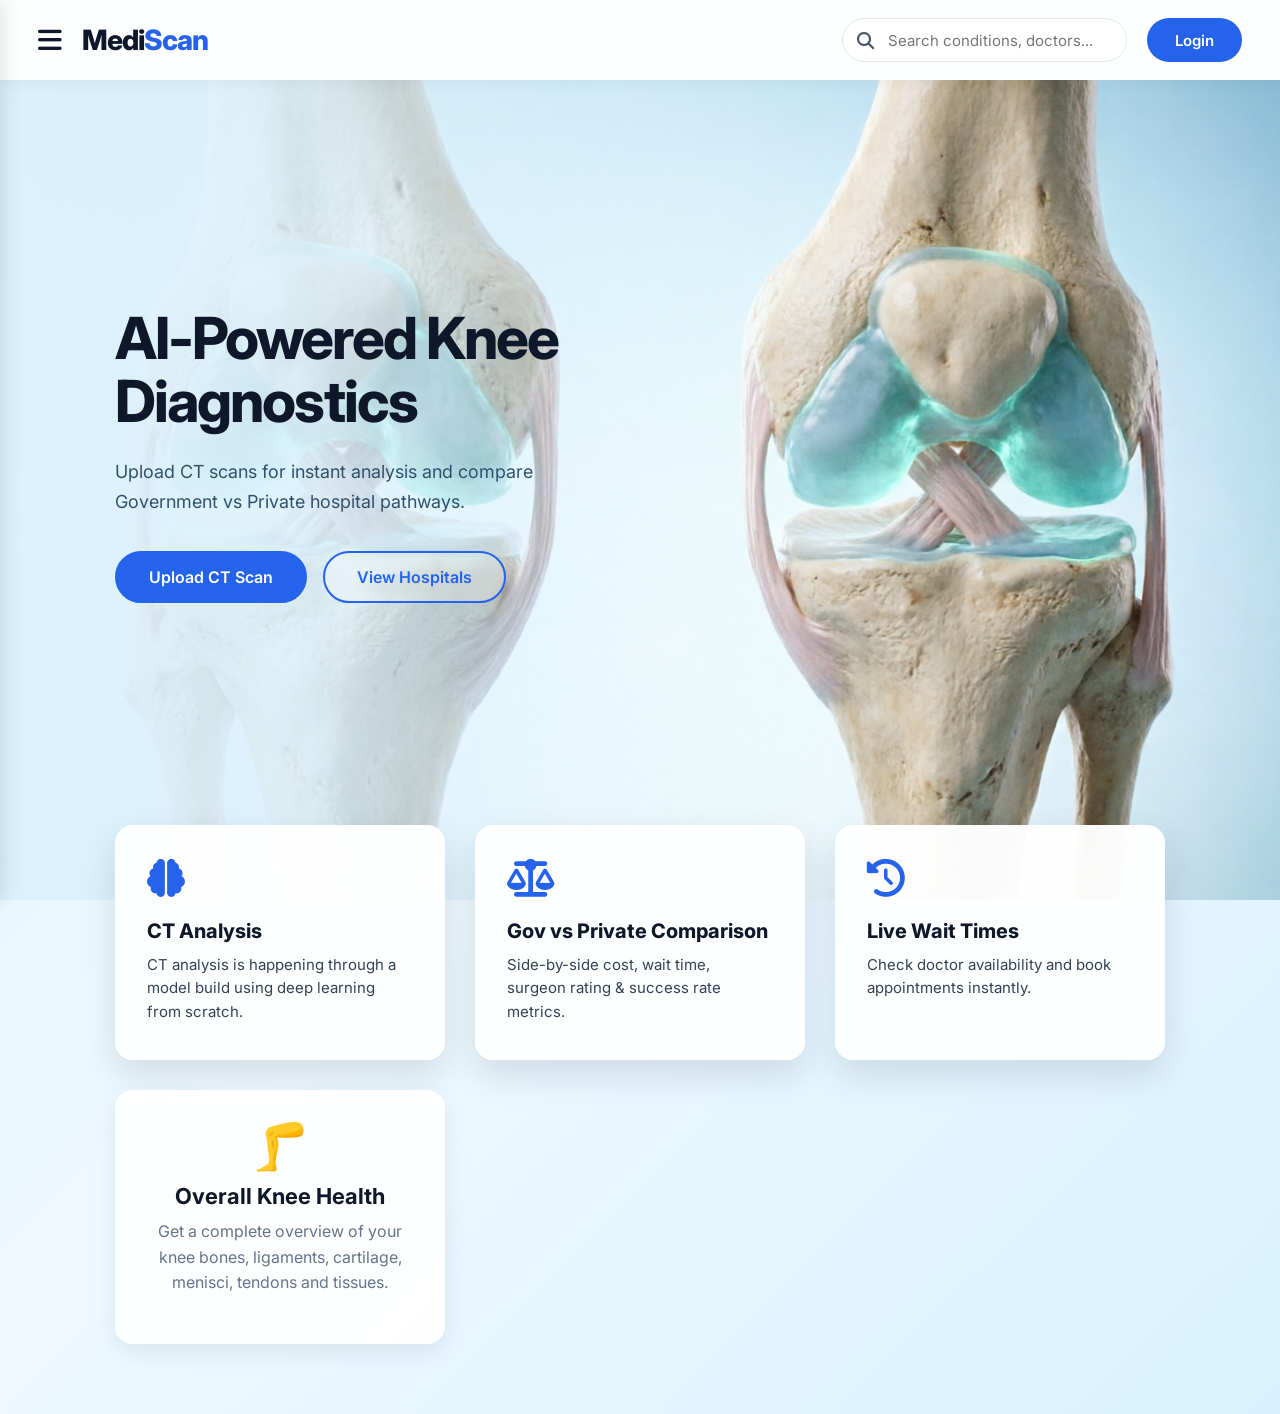
<file: index.html>
<!DOCTYPE html>
<html lang="en">
<head>
    <meta charset="UTF-8">
    <meta name="viewport" content="width=device-width, initial-scale=1.0">
    <title>MediScan AI - Knee Diagnostics</title>
    
    <!-- Importing a clean font (Inter) and Icons (FontAwesome) -->
    <link href="https://fonts.googleapis.com/css2?family=Inter:wght@400;500;600;700&display=swap" rel="stylesheet">
    <link rel="stylesheet" href="https://cdnjs.cloudflare.com/ajax/libs/font-awesome/6.4.0/css/all.min.css">
    
    <!-- Link to external CSS file -->
    <link rel="stylesheet" href="style.css">
</head>
<body>

    <!-- =========================================
         HEADER SECTION
         ========================================= -->
    <header class="main-header">
        <div class="header-left">
            <!-- Hamburger Menu Button -->
            <button class="menu-toggle-btn" id="openSidebarBtn">
                <i class="fa-solid fa-bars"></i>
            </button>
            <!-- Logo -->
            <div class="logo-text">Medi<span>Scan</span></div>
        </div>

        <div class="header-right">
            <!-- Search Bar -->
            <div class="search-container">
                <i class="fa-solid fa-magnifying-glass search-icon"></i>
                <input type="text" class="search-input" placeholder="Search conditions, doctors...">
            </div>
            <!-- Login Button -->
            <button class="login-btn">Login</button>
        </div>
    </header>

    <!-- =========================================
         SIDEBAR MENU (Hidden by default)
         ========================================= -->
    <div class="sidebar-overlay" id="sidebarOverlay"></div>
    <nav class="sidebar-menu" id="sidebarMenu">
        <button class="close-sidebar-btn" id="closeSidebarBtn">
            <i class="fa-solid fa-xmark"></i>
        </button>
        
        <ul class="sidebar-nav-links">
            <li><a href="#"><i class="fa-solid fa-house"></i> Home</a></li>
            <li><a href="#"><i class="fa-solid fa-gear"></i> How It Works</a></li>
            <li><a href="#"><i class="fa-solid fa-hospital"></i> Hospitals</a></li>
            <li><a href="#"><i class="fa-solid fa-file-lines"></i> Resources</a></li>
            <li><a href="#"><i class="fa-solid fa-circle-info"></i> About Us</a></li>
            <li><a href="#"><i class="fa-solid fa-envelope"></i> Contact</a></li>
        </ul>
    </nav>

    <!-- =========================================
         MAIN CONTENT AREA
         ========================================= -->
    <main>
        <!-- Hero Section -->
        <section class="hero-section">
            <div class="hero-text-content">
                <h1 class="hero-title">AI-Powered Knee Diagnostics</h1>
                <p class="hero-subtitle">Upload CT scans for instant analysis and compare Government vs Private hospital pathways.</p>
                
                <div class="hero-buttons">
                    <button class="btn-primary">Upload CT Scan</button>
                    <button class="btn-secondary">View Hospitals</button>
                </div>
            </div>
            
            <!-- The image is now positioned absolutely to act as a large background element -->
            <img src="knee_img.png" alt="3D Medical Knee Scan" class="hero-knee-image">
            </div>
        </section>

        <!-- Feature Cards Section (Overlaps the bottom of the hero) -->
        <section class="features-section">
            <div class="feature-card">
                <div class="feature-icon"><i class="fa-solid fa-brain"></i></div>
                <h3 class="feature-title">CT Analysis</h3>
                <p class="feature-description">CT analysis is happening through a model build using deep learning from scratch.</p>
            </div>

            <div class="feature-card">
                <div class="feature-icon"><i class="fa-solid fa-scale-balanced"></i></div>
                <h3 class="feature-title">Gov vs Private Comparison</h3>
                <p class="feature-description">Side-by-side cost, wait time, surgeon rating & success rate metrics.</p>
            </div>

            <div class="feature-card">
                <div class="feature-icon"><i class="fa-solid fa-clock-rotate-left"></i></div>
                <h3 class="feature-title">Live Wait Times</h3>
                <p class="feature-description">Check doctor availability and book appointments instantly.</p>
            </div>
            <!-- OVERALL KNEE HEALTH BLOCK -->
            <!-- OVERALL KNEE HEALTH BLOCK -->
            <div class="knee-health-card" id="kneeHealthCard">

                <div class="knee-health-icon">🦵</div>

                <h3>Overall Knee Health</h3>

                <p>
                    Get a complete overview of your knee bones,
                    ligaments, cartilage, menisci, tendons and tissues.
                </p>

            </div>

            <!-- KNEE HEALTH DETAILS -->
            <div class="knee-health-panel" id="kneeHealthPanel">

                <div class="knee-health-header">
                    <div>
                        <h2>Overall Knee Health</h2>
                        <p>Detailed overview of your knee structures</p>
                    </div>

                    <button id="closeKneeHealth" class="close-knee-health">
                        ×
                    </button>
                </div>

                <div class="overall-health-summary">
                    <h3>Overall Knee Health</h3>
                    <p id="overallHealthStatus">
                        Analysis will appear here after AI analysis.
                    </p>
                </div>

                <div class="knee-structures">

                    <div class="structure-card">
                        <h3>🦴 Bones</h3>
                        <span class="status" id="boneStatus">Not analyzed</span>
                        <p id="boneDetails">
                            Femur, tibia and patella assessment.
                        </p>
                    </div>

                    <div class="structure-card">
                        <h3>🧩 Cartilage</h3>
                        <span class="status" id="cartilageStatus">Not analyzed</span>
                        <p id="cartilageDetails">
                            Assessment of cartilage condition.
                        </p>
                    </div>

                    <div class="structure-card">
                        <h3>🔗 Ligaments</h3>
                        <span class="status" id="ligamentStatus">Not analyzed</span>
                        <p id="ligamentDetails">
                            ACL, PCL, MCL and LCL assessment.
                        </p>
                    </div>

                    <div class="structure-card">
                        <h3>◈ Menisci</h3>
                        <span class="status" id="meniscusStatus">Not analyzed</span>
                        <p id="meniscusDetails">
                            Medial and lateral meniscus assessment.
                        </p>
                    </div>

                    <div class="structure-card">
                        <h3>🧵 Tendons</h3>
                        <span class="status" id="tendonStatus">Not analyzed</span>
                        <p id="tendonDetails">
                            Assessment of major knee tendons.
                        </p>
                    </div>

                    <div class="structure-card">
                        <h3>💧 Joint & Tissues</h3>
                        <span class="status" id="tissueStatus">Not analyzed</span>
                        <p id="tissueDetails">
                            Joint space and surrounding tissue assessment.
                        </p>
                    </div>

                </div>
            </div>
        </section>
    </main>

    <!-- Link to external JavaScript file -->
    <script src="script.js"></script>

</body>
</html>
</file>
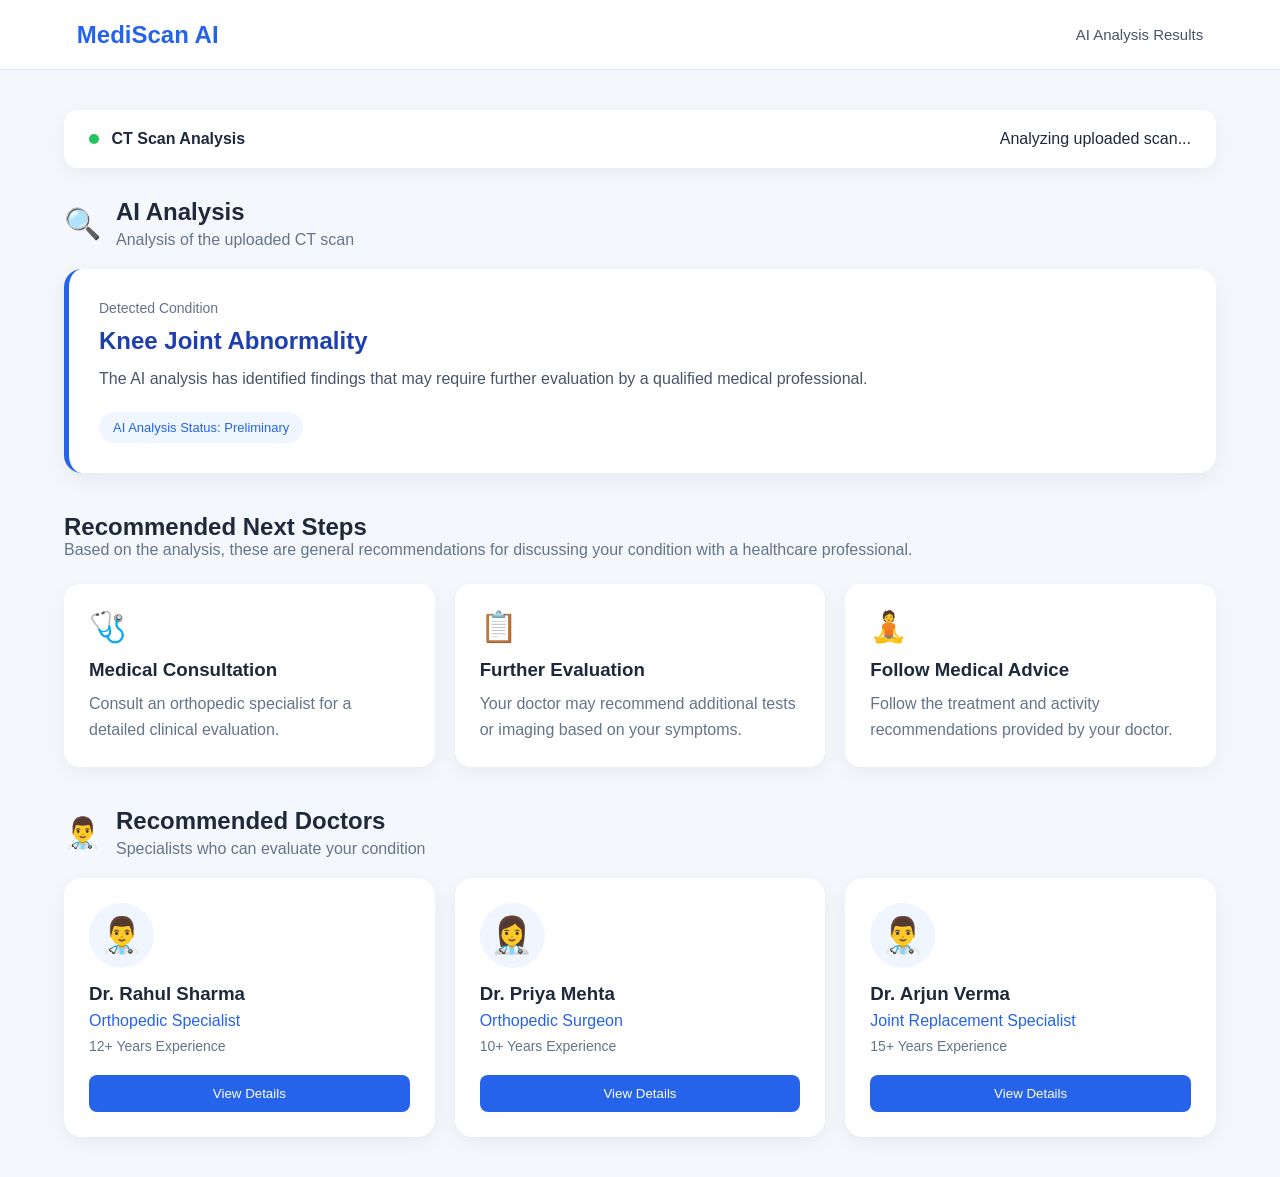
<file: ai-results.html>
<!DOCTYPE html>
<html lang="en">

<head>

    <meta charset="UTF-8">

    <meta name="viewport"
          content="width=device-width, initial-scale=1.0">

    <title>MediScan AI - Analysis Results</title>

    <link rel="stylesheet" href="ai-results.css">

</head>

<body>

    <!-- HEADER -->
    <header class="results-header">

        <div class="logo">
            MediScan AI
        </div>

        <div class="analysis-status">
            AI Analysis Results
        </div>

    </header>


    <!-- MAIN CONTENT -->
    <main class="results-container">


        <!-- FILE INFORMATION -->
        <section class="file-section">

            <div>
                <span class="status-dot"></span>

                <strong>CT Scan Analysis</strong>
            </div>

            <p id="fileName">
                Analyzing uploaded scan...
            </p>

        </section>



        <!-- ANALYSIS RESULT -->
        <section class="disease-section">

            <div class="section-heading">

                <span class="icon">🔍</span>

                <div>
                    <h1>AI Analysis</h1>

                    <p>
                        Analysis of the uploaded CT scan
                    </p>
                </div>

            </div>


            <!-- Disease/condition -->
            <div class="disease-card">

                <span class="result-label">
                    Detected Condition
                </span>

                <h2>
                    Knee Joint Abnormality
                </h2>

                <p>
                    The AI analysis has identified findings
                    that may require further evaluation by
                    a qualified medical professional.
                </p>

                <div class="confidence">
                    AI Analysis Status: Preliminary
                </div>

            </div>

        </section>



        <!-- SOLUTIONS -->
        <section class="solutions-section">

            <h2>Recommended Next Steps</h2>

            <p class="section-description">
                Based on the analysis, these are general
                recommendations for discussing your condition
                with a healthcare professional.
            </p>


            <div class="solutions-grid">

                <div class="solution-card">

                    <div class="solution-icon">
                        🩺
                    </div>

                    <h3>
                        Medical Consultation
                    </h3>

                    <p>
                        Consult an orthopedic specialist
                        for a detailed clinical evaluation.
                    </p>

                </div>


                <div class="solution-card">

                    <div class="solution-icon">
                        📋
                    </div>

                    <h3>
                        Further Evaluation
                    </h3>

                    <p>
                        Your doctor may recommend additional
                        tests or imaging based on your symptoms.
                    </p>

                </div>


                <div class="solution-card">

                    <div class="solution-icon">
                        🧘
                    </div>

                    <h3>
                        Follow Medical Advice
                    </h3>

                    <p>
                        Follow the treatment and activity
                        recommendations provided by your doctor.
                    </p>

                </div>

            </div>

        </section>



        <!-- DOCTORS -->
        <section class="doctors-section">

            <div class="section-heading">

                <span class="icon">👨‍⚕️</span>

                <div>

                    <h2>
                        Recommended Doctors
                    </h2>

                    <p>
                        Specialists who can evaluate your condition
                    </p>

                </div>

            </div>


            <div class="doctors-grid">


                <!-- DOCTOR 1 -->
                <div class="doctor-card"
                     onclick="showDoctor('doctor1')">

                    <div class="doctor-avatar">
                        👨‍⚕️
                    </div>

                    <div class="doctor-info">

                        <h3>
                            Dr. Rahul Sharma
                        </h3>

                        <p>
                            Orthopedic Specialist
                        </p>

                        <span>
                            12+ Years Experience
                        </span>

                    </div>

                    <button>
                        View Details
                    </button>

                </div>



                <!-- DOCTOR 2 -->
                <div class="doctor-card"
                     onclick="showDoctor('doctor2')">

                    <div class="doctor-avatar">
                        👩‍⚕️
                    </div>

                    <div class="doctor-info">

                        <h3>
                            Dr. Priya Mehta
                        </h3>

                        <p>
                            Orthopedic Surgeon
                        </p>

                        <span>
                            10+ Years Experience
                        </span>

                    </div>

                    <button>
                        View Details
                    </button>

                </div>



                <!-- DOCTOR 3 -->
                <div class="doctor-card"
                     onclick="showDoctor('doctor3')">

                    <div class="doctor-avatar">
                        👨‍⚕️
                    </div>

                    <div class="doctor-info">

                        <h3>
                            Dr. Arjun Verma
                        </h3>

                        <p>
                            Joint Replacement Specialist
                        </p>

                        <span>
                            15+ Years Experience
                        </span>

                    </div>

                    <button>
                        View Details
                    </button>

                </div>

            </div>

        </section>

    </main>



    <!-- DOCTOR DETAILS MODAL -->
    <div id="doctorModal" class="doctor-modal">

        <div class="doctor-modal-content">

            <button class="close-modal"
                    onclick="closeDoctor()">
                ×
            </button>

            <div id="doctorDetails">
            </div>

        </div>

    </div>


    <script src="ai-results.js"></script>

</body>

</html>
</file>
<file: style.css>
/* =========================================
   1. CSS VARIABLES
   ========================================= */

:root {
    --primary-color: #2563EB;
    --primary-hover: #1D4ED8;
    --text-dark: #0F172A;
    --text-light: #475569;

    --bg-gradient: linear-gradient(
        135deg,
        #dff3ff 0%,
        #eef9ff 50%,
        #d9f1ff 100%
    );

    --sidebar-width: 280px;
}


/* =========================================
   2. GLOBAL
   ========================================= */

* {
    margin: 0;
    padding: 0;
    box-sizing: border-box;
    font-family: 'Inter', sans-serif;
}

html,
body {
    width: 100%;
    min-height: 100%;
}

body {
    background: var(--bg-gradient);
    color: var(--text-dark);
    overflow-x: hidden;
}


/* =========================================
   3. HEADER
   ========================================= */

.main-header {
    width: 100%;
    height: 80px;

    display: flex;
    align-items: center;
    justify-content: space-between;

    padding: 0 38px;

    background: rgba(255, 255, 255, 0.94);

    backdrop-filter: blur(12px);

    box-shadow:
        0 2px 15px rgba(0, 0, 0, 0.05);

    position: relative;

    z-index: 100;
}


/* LEFT */

.header-left {
    display: flex;
    align-items: center;
    gap: 20px;
}

.menu-toggle-btn {
    background: none;
    border: none;

    font-size: 27px;

    cursor: pointer;

    color: var(--text-dark);
}


/* LOGO */

.logo-text {
    font-size: 28px;

    font-weight: 800;

    letter-spacing: -1px;

    color: var(--text-dark);
}

.logo-text span {
    color: var(--primary-color);
}


/* RIGHT */

.header-right {
    display: flex;

    align-items: center;

    gap: 20px;
}


/* SEARCH */

.search-container {
    position: relative;
}

.search-input {
    width: 285px;
    height: 44px;

    padding: 0 18px 0 45px;

    border: 1px solid #E2E8F0;

    border-radius: 25px;

    outline: none;

    font-size: 15px;

    background: white;

    transition: all 0.25s ease;
}

.search-input:focus {
    border-color: var(--primary-color);

    box-shadow:
        0 0 0 3px rgba(37, 99, 235, 0.1);
}

.search-icon {
    position: absolute;

    left: 15px;

    top: 50%;

    transform: translateY(-50%);

    color: var(--text-light);

    font-size: 17px;
}


/* LOGIN */

.login-btn {
    height: 44px;

    padding: 0 28px;

    background: var(--primary-color);

    color: white;

    border: none;

    border-radius: 25px;

    font-size: 15px;

    font-weight: 600;

    cursor: pointer;

    transition: all 0.25s ease;
}

.login-btn:hover {
    background: var(--primary-hover);

    transform: translateY(-1px);
}


/* =========================================
   4. SIDEBAR
   ========================================= */

.sidebar-overlay {
    position: fixed;

    inset: 0;

    width: 100%;
    height: 100%;

    background: rgba(0, 0, 0, 0.4);

    opacity: 0;

    visibility: hidden;

    transition: all 0.3s ease;

    z-index: 998;
}

.sidebar-overlay.active {
    opacity: 1;

    visibility: visible;
}

.sidebar-menu {
    position: fixed;

    top: 0;

    left: calc(-1 * var(--sidebar-width));

    width: var(--sidebar-width);

    height: 100%;

    background: white;

    padding: 30px;

    box-shadow:
        2px 0 20px rgba(0, 0, 0, 0.12);

    transition: left 0.3s ease;

    z-index: 999;
}

.sidebar-menu.active {
    left: 0;
}

.close-sidebar-btn {
    position: absolute;

    top: 20px;

    right: 20px;

    background: none;

    border: none;

    font-size: 20px;

    cursor: pointer;

    color: var(--text-light);
}

.sidebar-nav-links {
    list-style: none;

    margin-top: 60px;
}

.sidebar-nav-links li {
    margin-bottom: 20px;
}

.sidebar-nav-links a {
    text-decoration: none;

    color: var(--text-dark);

    font-size: 16px;

    font-weight: 500;

    display: flex;

    align-items: center;

    gap: 15px;

    transition: color 0.2s;
}

.sidebar-nav-links a:hover {
    color: var(--primary-color);
}

.sidebar-nav-links i {
    width: 20px;

    text-align: center;

    color: var(--primary-color);
}


/* =========================================
   5. HERO SECTION
   ========================================= */

.hero-section {
    position: relative;

    width: 100%;

    min-height: calc(100vh - 80px);

    display: flex;

    align-items: center;

    padding: 60px 9% 130px;

    overflow: hidden;

    background:
        linear-gradient(
            90deg,
            rgba(217, 239, 252, 0.96) 0%,
            rgba(220, 241, 252, 0.82) 32%,
            rgba(220, 241, 252, 0.20) 65%,
            rgba(220, 241, 252, 0.05) 100%
        );
}


/* =========================================
   6. HERO IMAGE AS FULL BACKGROUND
   ========================================= */

.hero-image-container {
    position: absolute;

    inset: 0;

    width: 100%;
    height: 100%;

    z-index: 0;

    display: block;

    overflow: hidden;

    /* Remove the old mask */
    -webkit-mask-image: none;
    mask-image: none;
}

.hero-knee-image {
    position: absolute;

    inset: 0;

    width: 100%;

    height: 100%;

    /*
       COVER = image fills the complete hero
       without leaving empty space.
    */
    object-fit: cover;

    /*
       Move the important part of the
       knee image toward the right.
    */
    object-position: center center;

    filter:
        drop-shadow(
            0 20px 40px
            rgba(37, 99, 235, 0.15)
        );
}


/* =========================================
   7. HERO IMAGE OVERLAY
   ========================================= */

.hero-section::after {
    content: "";

    position: absolute;

    inset: 0;

    z-index: 1;

    pointer-events: none;

    background:
        linear-gradient(
            90deg,
            rgba(221, 242, 253, 0.97) 0%,
            rgba(221, 242, 253, 0.88) 25%,
            rgba(221, 242, 253, 0.48) 45%,
            rgba(221, 242, 253, 0.10) 70%,
            rgba(221, 242, 253, 0.02) 100%
        );
}


/* =========================================
   8. HERO TEXT
   ========================================= */

.hero-text-content {
    position: relative;

    z-index: 5;

    width: 50%;

    max-width: 570px;
}

.hero-title {
    font-size: 58px;

    font-weight: 750;

    line-height: 1.08;

    letter-spacing: -2px;

    margin-bottom: 25px;

    color: var(--text-dark);
}

.hero-subtitle {
    font-size: 18px;

    color: #31516b;

    margin-bottom: 34px;

    line-height: 1.65;

    max-width: 500px;
}


/* =========================================
   9. HERO BUTTONS
   ========================================= */

.hero-buttons {
    display: flex;

    align-items: center;

    gap: 16px;
}

.btn-primary {
    background: var(--primary-color);

    color: white;

    padding: 14px 32px;

    border: 2px solid var(--primary-color);

    border-radius: 30px;

    font-size: 16px;

    font-weight: 600;

    cursor: pointer;

    transition: all 0.25s ease;
}

.btn-primary:hover {
    background: var(--primary-hover);

    border-color: var(--primary-hover);

    transform: translateY(-2px);

    box-shadow:
        0 8px 20px rgba(37, 99, 235, 0.25);
}

.btn-secondary {
    background: rgba(255, 255, 255, 0.25);

    color: var(--primary-color);

    padding: 14px 32px;

    border: 2px solid var(--primary-color);

    border-radius: 30px;

    font-size: 16px;

    font-weight: 600;

    cursor: pointer;

    transition: all 0.25s ease;

    backdrop-filter: blur(5px);
}

.btn-secondary:hover {
    background: var(--primary-color);

    color: white;
}


/* =========================================
   10. FEATURE CARDS
   ========================================= */

.features-section {
    position: relative;

    z-index: 10;

    width: 100%;

    display: grid;

    grid-template-columns:
        repeat(3, minmax(0, 1fr));

    gap: 30px;

    padding: 0 9% 70px;

    margin-top: -75px;
}

.feature-card {
    min-height: 235px;

    background: rgba(255, 255, 255, 0.97);

    padding: 30px 32px;

    border-radius: 18px;

    box-shadow:
        0 15px 35px
        rgba(15, 23, 42, 0.12);

    text-align: left;

    transition:
        transform 0.25s ease,
        box-shadow 0.25s ease;
}
/* ================================
   OVERALL KNEE HEALTH
================================ */

.knee-health-card {
    background: rgba(255, 255, 255, 0.95);
    border-radius: 18px;
    padding: 28px;
    text-align: center;
    box-shadow: 0 8px 25px rgba(0, 0, 0, 0.08);
    cursor: pointer;
    transition: 0.3s ease;
}

.knee-health-card:hover {
    transform: translateY(-5px);
    box-shadow: 0 14px 35px rgba(0, 0, 0, 0.12);
}

.knee-health-icon {
    font-size: 45px;
    margin-bottom: 10px;
}

.knee-health-card h3 {
    margin: 10px 0;
    color: #0f172a;
    font-size: 22px;
}

.knee-health-card p {
    color: #64748b;
    line-height: 1.6;
    margin-bottom: 20px;
}

.knee-health-btn {
    border: none;
    background: #2563eb;
    color: white;
    padding: 12px 22px;
    border-radius: 8px;
    font-size: 15px;
    font-weight: 600;
    cursor: pointer;
    transition: 0.2s;
}

.knee-health-btn:hover {
    background: #1d4ed8;
}


/* ================================
   HEALTH DETAILS PANEL
================================ */

.knee-health-panel {
    display: none;
    margin-top: 25px;
    background: rgba(255, 255, 255, 0.98);
    border-radius: 18px;
    padding: 30px;
    box-shadow: 0 10px 35px rgba(0, 0, 0, 0.12);
}

.knee-health-panel.active {
    display: block;
}

.knee-health-header {
    display: flex;
    justify-content: space-between;
    align-items: flex-start;
    border-bottom: 1px solid #e2e8f0;
    padding-bottom: 18px;
    margin-bottom: 25px;
}

.knee-health-header h2 {
    margin: 0;
    color: #0f172a;
}

.knee-health-header p {
    margin: 6px 0 0;
    color: #64748b;
}

.close-knee-health {
    border: none;
    background: #f1f5f9;
    width: 38px;
    height: 38px;
    border-radius: 50%;
    font-size: 25px;
    cursor: pointer;
    color: #334155;
}


/* OVERALL SCORE */

.overall-health-score {
    display: flex;
    align-items: center;
    gap: 25px;
    padding: 22px;
    background: #eff6ff;
    border-radius: 15px;
    margin-bottom: 25px;
}

/* .health-score-circle {
    width: 110px;
    height: 110px;
    border-radius: 50%;
    background: white;
    display: flex;
    justify-content: center;
    align-items: center;
    flex-direction: column;
    border: 8px solid #2563eb;
    flex-shrink: 0;
}

.health-score-circle span {
    font-size: 30px;
    font-weight: 700;
    color: #2563eb;
}

.health-score-circle small {
    color: #64748b;
}

.overall-health-score h3 {
    margin: 0 0 8px;
    color: #0f172a;
}

.overall-health-score p {
    margin: 0;
    color: #475569;
} */


/* STRUCTURE CARDS */
.overall-health-summary {
    padding: 22px;
    background: #eff6ff;
    border-radius: 15px;
    margin-bottom: 25px;
}

.overall-health-summary h3 {
    margin: 0 0 8px;
    color: #0f172a;
}

.overall-health-summary p {
    margin: 0;
    color: #475569;
    line-height: 1.6;
}

.knee-structures {
    display: grid;
    grid-template-columns: repeat(2, 1fr);
    gap: 18px;
}

.structure-card {
    border: 1px solid #e2e8f0;
    border-radius: 14px;
    padding: 20px;
    background: white;
}

.structure-card h3 {
    margin: 0 0 10px;
    color: #0f172a;
}

.structure-card p {
    color: #64748b;
    line-height: 1.5;
    margin-bottom: 0;
}

.status {
    display: inline-block;
    padding: 5px 10px;
    border-radius: 20px;
    background: #f1f5f9;
    color: #64748b;
    font-size: 12px;
    font-weight: 600;
    margin-bottom: 10px;
}


/* MOBILE */

@media (max-width: 700px) {

    .knee-structures {
        grid-template-columns: 1fr;
    }

    .overall-health-score {
        flex-direction: column;
        text-align: center;
    }
}

.feature-card:hover {
    transform: translateY(-7px);

    box-shadow:
        0 20px 45px
        rgba(15, 23, 42, 0.16);
}


/* ICON */

.feature-icon {
    font-size: 38px;

    color: var(--primary-color);

    margin-bottom: 18px;

    display: block;
}


/* TITLE */

.feature-title {
    font-size: 20px;

    font-weight: 750;

    margin-bottom: 10px;

    color: var(--text-dark);
}


/* DESCRIPTION */

.feature-description {
    font-size: 15px;

    color: #334155;

    line-height: 1.55;

    max-width: 350px;
}


/* =========================================
   11. LARGE SCREEN
   ========================================= */

@media (min-width: 1400px) {

    .hero-section {
        padding-left: 10%;

        padding-right: 10%;
    }

    .hero-title {
        font-size: 64px;
    }

    .features-section {
        padding-left: 10%;

        padding-right: 10%;
    }
}


/* =========================================
   12. TABLET
   ========================================= */

@media (max-width: 992px) {

    .main-header {
        padding: 0 25px;
    }

    .hero-section {
        min-height: 700px;

        padding:
            60px 7%
            150px;
    }

    .hero-text-content {
        width: 60%;
    }

    .hero-title {
        font-size: 48px;
    }

    .hero-image-container {
        width: 100%;
    }

    .hero-knee-image {
        object-position: 65% center;
    }

    .features-section {
        grid-template-columns:
            repeat(2, 1fr);

        padding-left: 5%;

        padding-right: 5%;

        margin-top: -60px;
    }

    .search-input {
        width: 200px;
    }
}


/* =========================================
   13. MOBILE
   ========================================= */

@media (max-width: 650px) {

    .main-header {
        height: 70px;

        padding: 0 18px;
    }

    .logo-text {
        font-size: 23px;
    }

    .header-right {
        gap: 8px;
    }

    .search-container {
        display: none;
    }

    .login-btn {
        height: 40px;

        padding: 0 18px;

        font-size: 14px;
    }


    /* HERO */

    .hero-section {
        min-height: 650px;

        padding:
            55px 25px
            120px;
    }

    .hero-text-content {
        width: 100%;

        max-width: 100%;
    }

    .hero-title {
        font-size: 40px;

        letter-spacing: -1.2px;
    }

    .hero-subtitle {
        font-size: 16px;

        line-height: 1.55;
    }

    .hero-buttons {
        flex-wrap: wrap;
    }

    .btn-primary,
    .btn-secondary {
        padding: 12px 22px;

        font-size: 14px;
    }


    /* IMAGE */

    .hero-knee-image {
        object-position: 68% center;
    }


    /* OVERLAY */

    .hero-section::after {
        background:
            linear-gradient(
                90deg,
                rgba(221, 242, 253, 0.97),
                rgba(221, 242, 253, 0.65),
                rgba(221, 242, 253, 0.20)
            );
    }


    /* CARDS */

    .features-section {
        grid-template-columns: 1fr;

        gap: 18px;

        padding:
            0 20px
            40px;

        margin-top: -45px;
    }

    .feature-card {
        min-height: auto;

        padding: 27px;
    }
}
</file>
<file: ai-results.css>
* {
    margin: 0;
    padding: 0;
    box-sizing: border-box;
}

body {
    font-family: Arial, sans-serif;
    background: #f4f8fc;
    color: #1e293b;
}


/* ==============================
   HEADER
============================== */

.results-header {
    width: 100%;
    height: 70px;

    display: flex;
    align-items: center;
    justify-content: space-between;

    padding: 0 6%;

    background: white;

    border-bottom: 1px solid #e2e8f0;
}

.logo {
    font-size: 24px;
    font-weight: 700;
    color: #2563eb;
}

.analysis-status {
    color: #475569;
    font-size: 15px;
}


/* ==============================
   MAIN
============================== */

.results-container {
    width: 90%;
    max-width: 1200px;

    margin: 40px auto;
}


/* ==============================
   FILE SECTION
============================== */

.file-section {

    display: flex;
    align-items: center;
    justify-content: space-between;

    background: white;

    padding: 20px 25px;

    border-radius: 14px;

    margin-bottom: 30px;

    box-shadow: 0 5px 20px rgba(0,0,0,0.05);
}

.status-dot {

    display: inline-block;

    width: 10px;
    height: 10px;

    background: #22c55e;

    border-radius: 50%;

    margin-right: 8px;
}


/* ==============================
   SECTIONS
============================== */

section {
    margin-bottom: 40px;
}

.section-heading {

    display: flex;

    align-items: center;

    gap: 15px;

    margin-bottom: 20px;
}

.icon {
    font-size: 30px;
}

.section-heading h1,
.section-heading h2 {
    margin-bottom: 5px;
}

.section-heading p,
.section-description {
    color: #64748b;
}


/* ==============================
   DISEASE
============================== */

.disease-card {

    background: white;

    padding: 30px;

    border-radius: 18px;

    border-left: 5px solid #2563eb;

    box-shadow: 0 8px 25px rgba(0,0,0,0.06);
}

.result-label {

    color: #64748b;

    font-size: 14px;
}

.disease-card h2 {

    margin: 10px 0;

    color: #1e40af;

}

.disease-card p {

    color: #475569;

    line-height: 1.7;

}

.confidence {

    margin-top: 20px;

    display: inline-block;

    padding: 8px 14px;

    background: #eff6ff;

    color: #2563eb;

    border-radius: 20px;

    font-size: 13px;
}


/* ==============================
   SOLUTIONS
============================== */

.solutions-grid {

    display: grid;

    grid-template-columns:
        repeat(3, 1fr);

    gap: 20px;

    margin-top: 25px;
}

.solution-card {

    background: white;

    padding: 25px;

    border-radius: 16px;

    box-shadow: 0 6px 20px rgba(0,0,0,0.05);
}

.solution-icon {

    font-size: 30px;

    margin-bottom: 15px;
}

.solution-card h3 {

    margin-bottom: 10px;

}

.solution-card p {

    color: #64748b;

    line-height: 1.6;
}


/* ==============================
   DOCTORS
============================== */

.doctors-grid {

    display: grid;

    grid-template-columns:
        repeat(3, 1fr);

    gap: 20px;
}

.doctor-card {

    background: white;

    padding: 25px;

    border-radius: 18px;

    box-shadow: 0 6px 20px rgba(0,0,0,0.06);

    cursor: pointer;

    transition: 0.25s;
}

.doctor-card:hover {

    transform: translateY(-5px);

    box-shadow: 0 12px 30px rgba(0,0,0,0.1);
}

.doctor-avatar {

    width: 65px;
    height: 65px;

    display: flex;

    align-items: center;
    justify-content: center;

    font-size: 35px;

    background: #eff6ff;

    border-radius: 50%;

    margin-bottom: 15px;
}

.doctor-info h3 {

    margin-bottom: 7px;

}

.doctor-info p {

    color: #2563eb;

    margin-bottom: 7px;
}

.doctor-info span {

    color: #64748b;

    font-size: 14px;
}

.doctor-card button {

    margin-top: 20px;

    width: 100%;

    padding: 11px;

    border: none;

    border-radius: 8px;

    background: #2563eb;

    color: white;

    cursor: pointer;
}


/* ==============================
   MODAL
============================== */

.doctor-modal {

    position: fixed;

    inset: 0;

    background: rgba(15,23,42,0.6);

    display: none;

    align-items: center;

    justify-content: center;

    padding: 20px;

}

.doctor-modal.active {

    display: flex;

}

.doctor-modal-content {

    position: relative;

    width: 100%;

    max-width: 550px;

    background: white;

    padding: 40px;

    border-radius: 20px;

    text-align: center;
}

.close-modal {

    position: absolute;

    top: 15px;

    right: 20px;

    border: none;

    background: none;

    font-size: 30px;

    cursor: pointer;

    color: #64748b;
}

.large-doctor-avatar {

    font-size: 60px;

    margin-bottom: 15px;
}

.doctor-specialty {

    color: #2563eb;

    margin: 8px 0 25px;
}

.doctor-detail-list {

    text-align: left;

    background: #f8fafc;

    padding: 20px;

    border-radius: 12px;

    line-height: 2;
}

.doctor-description {

    margin: 20px 0;

    color: #64748b;

    line-height: 1.6;
}

.appointment-button {

    width: 100%;

    padding: 14px;

    border: none;

    border-radius: 10px;

    background: #2563eb;

    color: white;

    font-size: 16px;

    cursor: pointer;
}


/* ==============================
   RESPONSIVE
============================== */

@media (max-width: 800px) {

    .solutions-grid,
    .doctors-grid {

        grid-template-columns: 1fr;

    }

    .file-section {

        flex-direction: column;

        align-items: flex-start;

        gap: 10px;

    }

    .results-container {

        width: 94%;

    }
}
</file>
